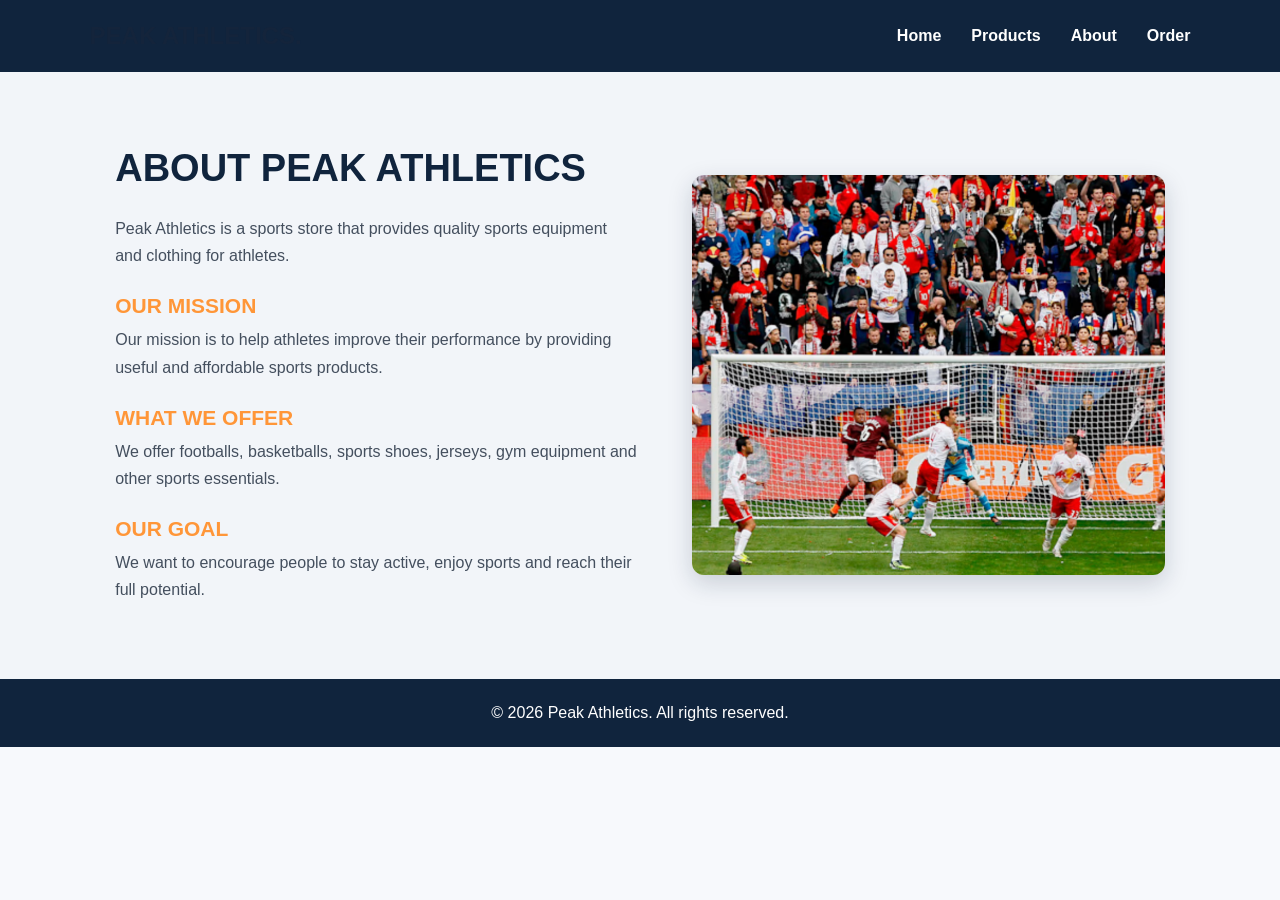
<file: about.html>
<!DOCTYPE html>
<html lang="en">
<head>
    <meta charset="UTF-8">
    <meta name="viewport" content="width=device-width, initial-scale=1.0">
    <title>About Us | Peak Athletics</title>
    <link rel="stylesheet" href="style.css">
</head>
<body>

<header>
    <h2>PEAK <span>ATHLETICS.</span></h2>

    <nav>
        <a href="index.html">Home</a>
        <a href="products.html">Products</a>
        <a href="about.html">About</a>
        <a href="order.html">Order</a>
    </nav>
</header>

<section class="about-section">

    <div class="about-content">
        <h1>ABOUT PEAK ATHLETICS</h1>

        <p>
            Peak Athletics is a sports store that provides quality
            sports equipment and clothing for athletes.
        </p>

        <h2>OUR MISSION</h2>
        <p>
            Our mission is to help athletes improve their performance
            by providing useful and affordable sports products.
        </p>

        <h2>WHAT WE OFFER</h2>
        <p>
            We offer footballs, basketballs, sports shoes, jerseys,
            gym equipment and other sports essentials.
        </p>

        <h2>OUR GOAL</h2>
        <p>
            We want to encourage people to stay active, enjoy sports
            and reach their full potential.
        </p>
    </div>

    <img src="images/image copy 15.png"
         alt="Peak Athletics sports image"
         class="about-image">

</section>

<footer>
    <p>© 2026 Peak Athletics. All rights reserved.</p>
</footer>

</body>
</html>
</file>
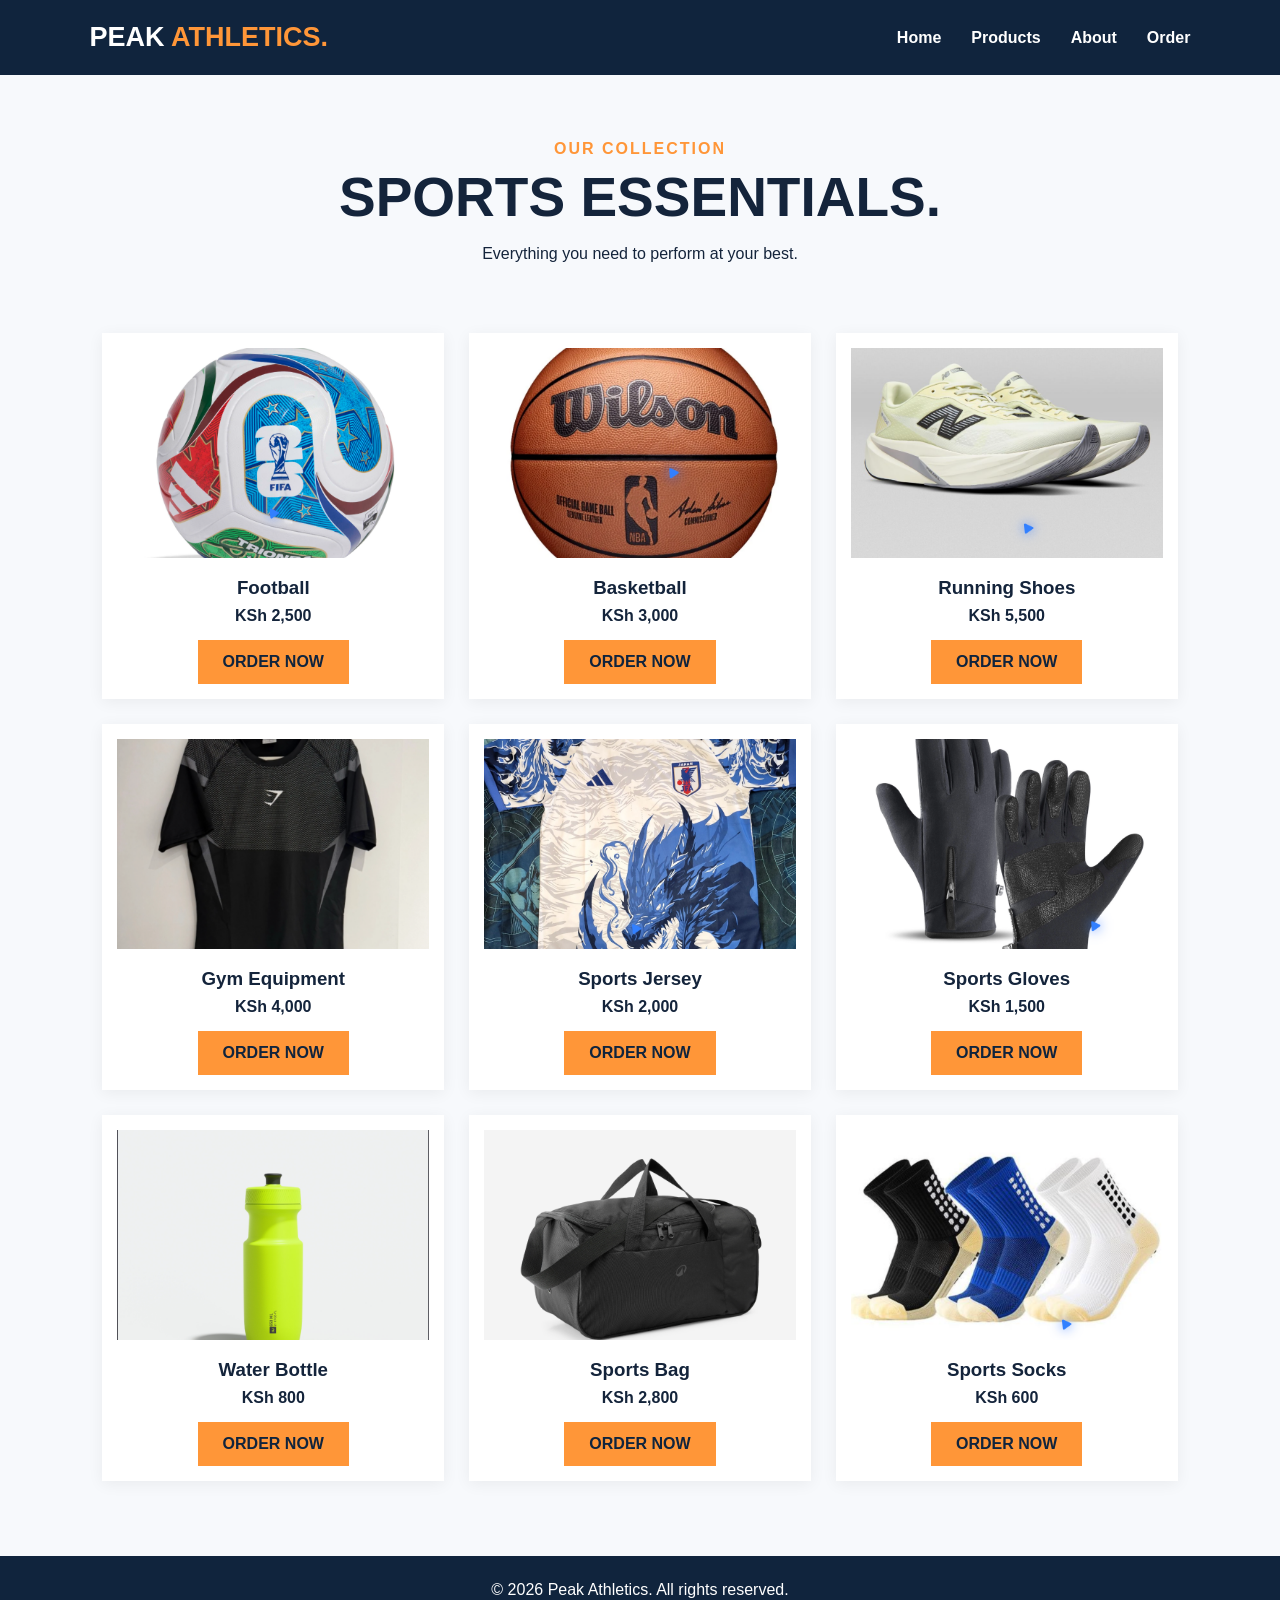
<file: products.html>
<!DOCTYPE html>
<html lang="en">
<head>
  <meta charset="UTF-8">
  <meta name="viewport" content="width=device-width, initial-scale=1.0">
  <title>Peak Athletics | Products</title>
  <link rel="stylesheet" href="style.css">
</head>
<body>

<header>
  <a class="logo" href="index.html">PEAK <span>ATHLETICS.</span></a>
  <nav>
    <a href="index.html">Home</a>
    <a href="products.html">Products</a>
    <a href="about.html">About</a>
    <a href="order.html">Order</a>
  </nav>
</header>

<section class="page-heading">
  <p class="eyebrow">OUR COLLECTION</p>
  <h1>SPORTS ESSENTIALS.</h1>
  <p>Everything you need to perform at your best.</p>
</section>

<section class="products-grid">

  <div class="product-card">
    <img src="images/image copy 5.png" alt="Football">
    <h3>Football</h3>
    <p>KSh 2,500</p>
    <a href="order.html" class="btn">ORDER NOW</a>
  </div>

  <div class="product-card">
    <img src="images/image copy 6.png" alt="Basketball">
    <h3>Basketball</h3>
    <p>KSh 3,000</p>
    <a href="order.html" class="btn">ORDER NOW</a>
  </div>

  <div class="product-card">
    <img src="images/image copy 7.png" alt="Running shoes">
    <h3>Running Shoes</h3>
    <p>KSh 5,500</p>
    <a href="order.html" class="btn">ORDER NOW</a>
  </div>

  <div class="product-card">
    <img src="images/image copy 8.png" alt="Gym equipment">
    <h3>Gym Equipment</h3>
    <p>KSh 4,000</p>
    <a href="order.html" class="btn">ORDER NOW</a>
  </div>

  <div class="product-card">
    <img src="images/image copy 9.png" alt="Sports jersey">
    <h3>Sports Jersey</h3>
    <p>KSh 2,000</p>
    <a href="order.html" class="btn">ORDER NOW</a>
  </div>

  <div class="product-card">
    <img src="images/image copy 10.png" alt="Sports gloves">
    <h3>Sports Gloves</h3>
    <p>KSh 1,500</p>
    <a href="order.html" class="btn">ORDER NOW</a>
  </div>

  <div class="product-card">
    <img src="images/image copy 13.png" alt="Water bottle">
    <h3>Water Bottle</h3>
    <p>KSh 800</p>
    <a href="order.html" class="btn">ORDER NOW</a>
  </div>

  <div class="product-card">
    <img src="images/image copy 11.png" alt="Sports bag">
    <h3>Sports Bag</h3>
    <p>KSh 2,800</p>
    <a href="order.html" class="btn">ORDER NOW</a>
  </div>

  <div class="product-card">
    <img src="images/image copy 14.png" alt="Sports Socks">
    <h3>Sports Socks</h3>
    <p>KSh 600</p>
    <a href="order.html" class="btn">ORDER NOW</a>
  </div>

</section>

<footer>
  <p>© 2026 Peak Athletics. All rights reserved.</p>
</footer>



</body>
</html>
</file>
<file: style.css>
* {
  margin: 0;
  padding: 0;
  box-sizing: border-box;
}

body {
  font-family: 'DM Sans', sans-serif;
  color: #14243b;
  background: #f7f9fc;
}

header {
  display: flex;
  justify-content: space-between;
  align-items: center;
  padding: 22px 7%;
  background: #10243d;
}

.logo {
  font-family: 'Barlow Condensed', sans-serif;
  font-size: 27px;
  font-weight: 800;
  color: white;
  text-decoration: none;
}

.logo span {
  color: #ff9638;
}

nav {
  display: flex;
  gap: 30px;
}

nav a {
  color: white;
  text-decoration: none;
  font-weight: 600;
}

nav a:hover {
  color: #ff9638;
}
.hero {
  min-height: 520px;
  background: linear-gradient(90deg, rgba(10, 29, 51, .9), rgba(10, 29, 51, .25)),
  url('images/image copy 12.png') center/cover;
  display: flex;
  align-items: center;
  padding: 60px 9%;
  color: white;
}

.hero-content {
  max-width: 600px;
}

.eyebrow {
  color: #ff9638;
  font-weight: 700;
  letter-spacing: 2px;
  margin-bottom: 12px;
}

.hero h1,
.page-heading h1 {
  font-family: 'Barlow Condensed', sans-serif;
  font-size: clamp(45px, 7vw, 75px);
  line-height: 1;
  margin-bottom: 20px;
}

.hero-content > p:not(.eyebrow) {
  margin-bottom: 28px;
}

.btn {
  display: inline-block;
  border: none;
  background: #ff9638;
  color: #10243d;
  padding: 13px 25px;
  font-weight: 800;
  text-decoration: none;
  cursor: pointer;
  font-family: 'DM Sans', sans-serif;
}

.btn:hover {
  background: #ffc078;
}

.section {
  padding: 75px 8%;
}

.section h2 {
  font-family: 'Barlow Condensed', sans-serif;
  font-size: 42px;
  margin-bottom: 30px;
}

.category-grid {
  display: grid;
  grid-template-columns: repeat(2, 1fr);
  gap: 22px;
}

.category {
  position: relative;
  height: 250px;
  overflow: hidden;
  background: #dce5ef;
  text-decoration: none;
}

.category img {
  width: 100%;
  height: 100%;
  object-fit: cover;
}

.category h3 {
  position: absolute;
  bottom: 20px;
  left: 20px;
  color: white;
  font-family: 'Barlow Condensed', sans-serif;
  font-size: 30px;
  text-shadow: 0 2px 8px #000;
}

.bottom-banner {
  text-align: center;
  padding: 55px 20px;
  background: #dce9f6;
}

.bottom-banner h2 {
  font-family: 'Barlow Condensed', sans-serif;
  font-size: 38px;
}

.bottom-banner p {
  margin-top: 10px;
}

.page-heading {
  text-align: center;
  padding: 65px 20px 40px;
}

.page-heading h1 {
  font-size: 55px;
}

.products-grid {
  display: grid;
  grid-template-columns: repeat(3, 1fr);
  gap: 25px;
  padding: 30px 8% 75px;
}

.product-card {
  background: white;
  padding: 15px;
  text-align: center;
  box-shadow: 0 3px 15px rgba(0,0,0,.06);
}

.product-card img {
  width: 100%;
  height: 210px;
  object-fit: cover;
  background: #e8eef5;
}

.product-card h3 {
  margin: 15px 0 8px;
}

.product-card p {
  margin-bottom: 15px;
  font-weight: 700;
}

.order-section {
  max-width: 750px;
  margin: 0 auto 70px;
  padding: 35px;
  background: white;
  box-shadow: 0 3px 15px rgba(0,0,0,.06);
}

form label {
  display: block;
  font-weight: 600;
  margin: 18px 0 8px;
}

form input,
form select,
form textarea {
  width: 100%;
  padding: 13px;
  border: 1px solid #ccd5df;
  font: inherit;
  background: white;
}

.form-row {
  display: grid;
  grid-template-columns: 1fr 1fr;
  gap: 18px;
}

form button {
  margin-top: 22px;
}

#message {
  margin-top: 15px;
  color: #147a48;
  font-weight: 700;
}

footer {
  text-align: center;
  padding: 25px;
  background: #10243d;
  color: white;
}

@media (max-width: 700px) {
  header {
    flex-direction: column;
    gap: 18px;
  }

  nav {
    gap: 18px;
  }

  .category-grid,
  .products-grid,
  .form-row {
    grid-template-columns: 1fr;
  }

  .hero {
    min-height: 420px;
  }
}


.about-section {
    display: flex;
    align-items: center;
    justify-content: space-between;
    gap: 55px;
    padding: 75px 9%;
    background-color: #f2f5f9;
    min-height: 600px;
}

.about-content {
    flex: 1;
}

.about-content h1 {
    color: #10243d;
    font-size: 38px;
    margin-bottom: 25px;
}

.about-content h2 {
    color: #ff9638;
    font-size: 21px;
    margin-top: 25px;
    margin-bottom: 8px;
}

.about-content p {
    color: #444f5e;
    line-height: 1.7;
    font-size: 16px;
}

.about-image {
    width: 45%;
    max-width: 520px;
    height: 400px;
    object-fit: cover;
    border-radius: 12px;
    box-shadow: 0 8px 25px rgba(16, 36, 61, 0.18);
}

@media (max-width: 700px) {
    .about-section {
        flex-direction: column;
        padding: 40px 6%;
    }

    .about-image {
        width: 100%;
        height: 300px;
    }
}
</file>
